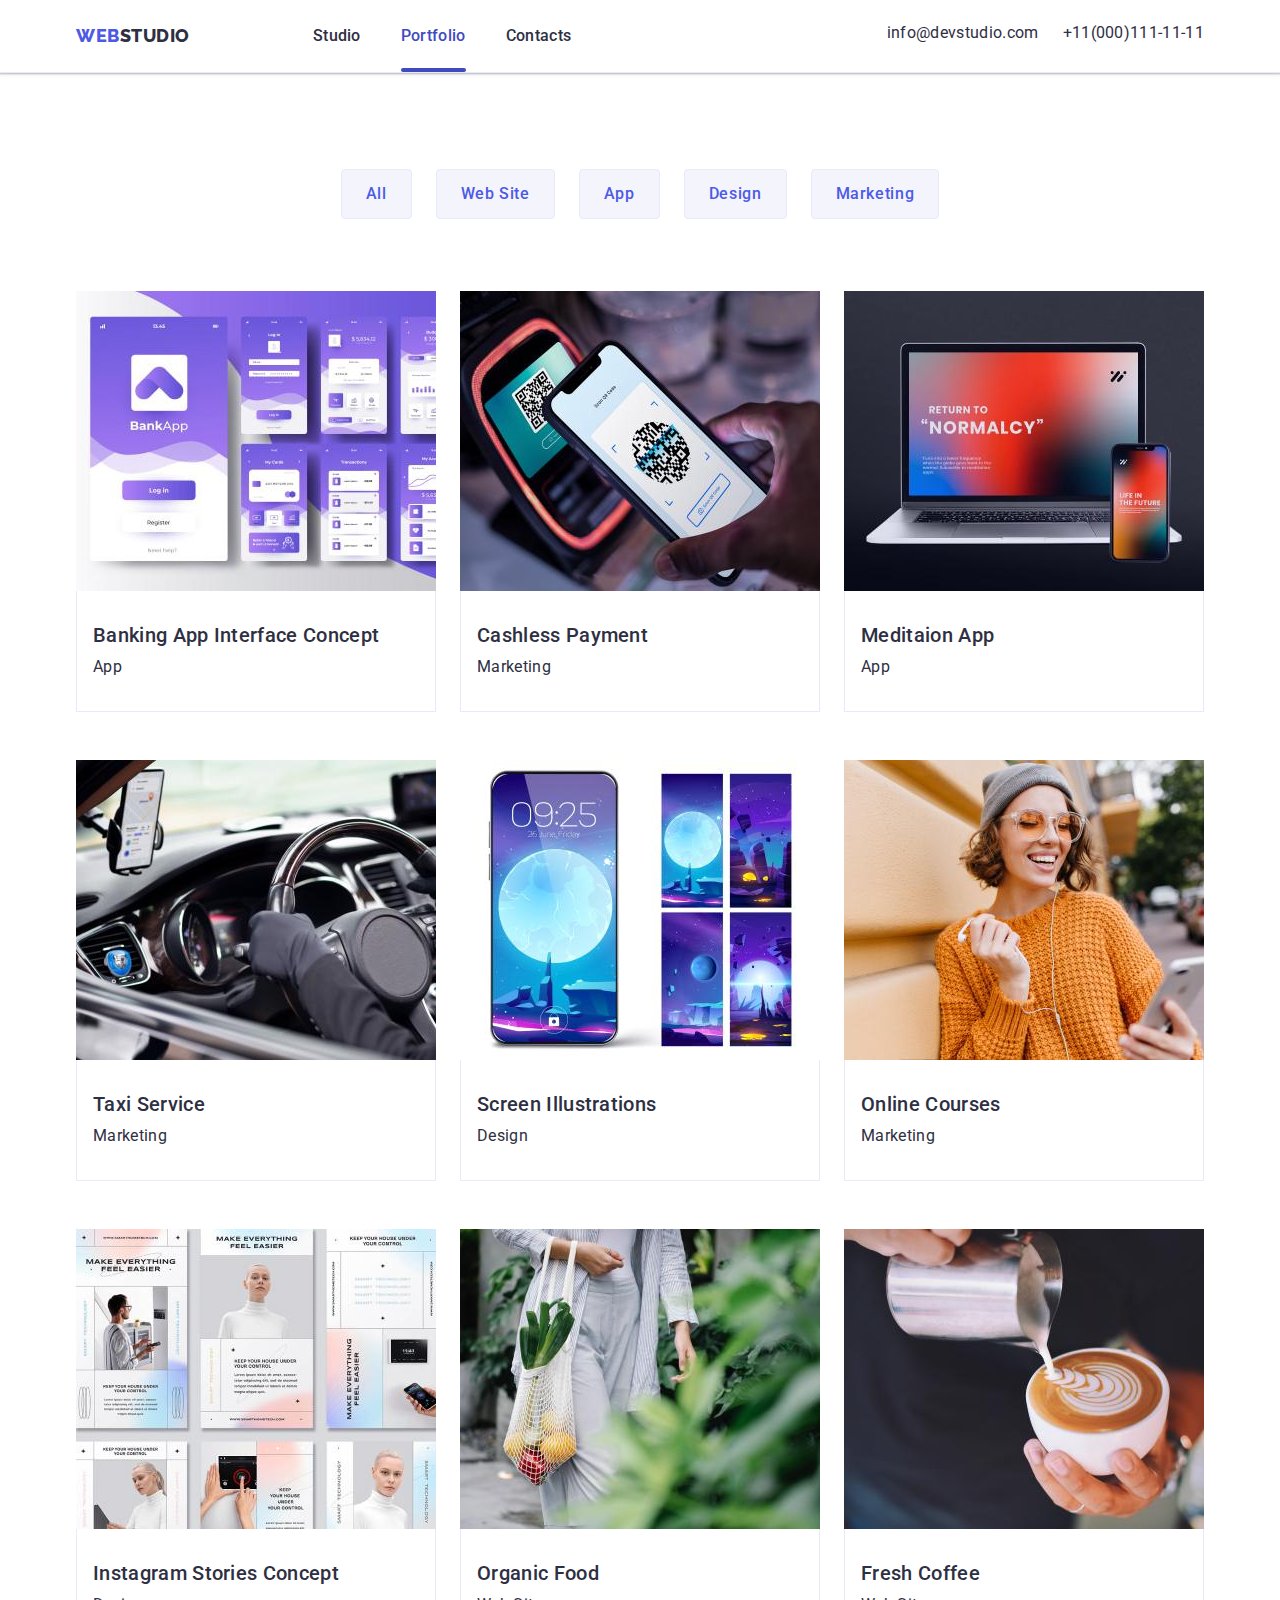
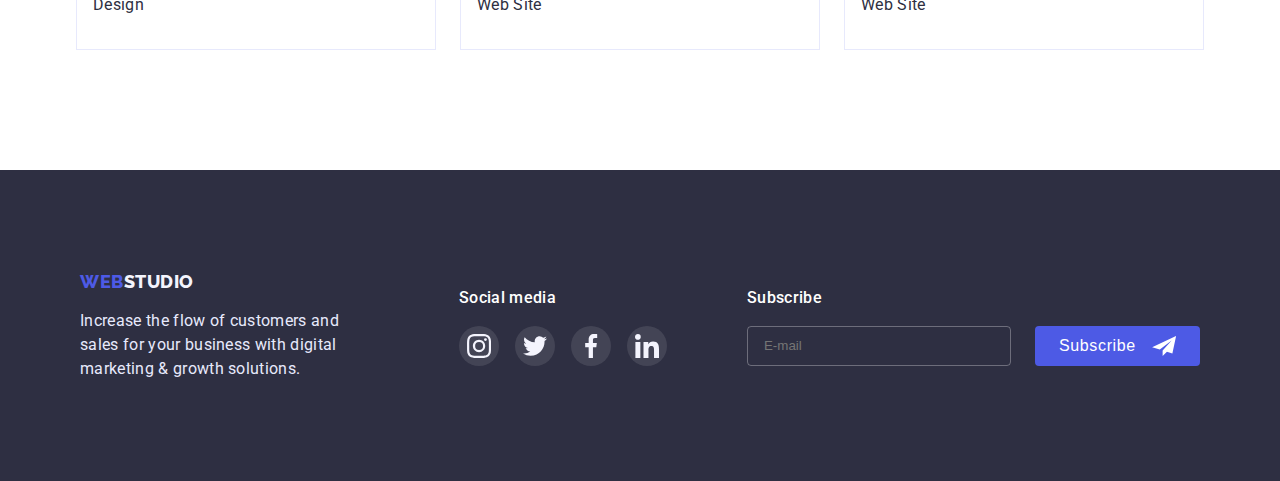
<file: portfolio.html>
<!DOCTYPE html>
<html lang="en">
<head>
    <meta charset="UTF-8">
    <meta http-equiv="X-UA-Compatible" content="IE=edge">
    <meta name="viewport" content="width=device-width, initial-scale=1.0">
    <title>WEBSTUDIO</title>
    <link href="https://cdnjs.cloudflare.com/ajax/libs/modern-normalize/1.1.0/modern-normalize.min.css">
    <link href="https://fonts.googleapis.com/css2?family=Raleway:wght@800&family=Roboto:wght@400;500;700;900&display=swap"
    rel="stylesheet">
    <link rel="stylesheet" href="./css/styles.css">
</head>
<body>
<!--Page header-->
<header class="header">
    <div class="container-header container">
    <nav class="main-nav">
        <a class="logo link" href=""><span class="logo">WEB</span><span class="logo-header">STUDIO</span></a>
        <!--Navigation to other pages-->
        <ul class="list-nav list">
            <li class="item"><a class="link-nav link" href="./index.html">Studio</a></li>
            <li class="item"><a class="link-nav current link" href="./portfolio.html">Portfolio</a></li>
            <li class="item"><a class="link-nav link" href="">Contacts</a></li>
        </ul>
    </nav>
        <!--Address-->
        <address class="address">
            <ul class="list-address list">
                <li class="item"><a class="link-address link" href="mailto:info@devstudio.com">info@devstudio.com</a></li>
                <li class="item"><a class="link-address link" href="tel:+110001111111">+11(000)111-11-11</a></li>
            </ul>
         </address>
    </div>
</header>
<main>
    <!--Section-->
    <section class="hero">
       <div class="container">
        <h1 class="hidden">Portfolio</h1>
        <!--button-->
        <ul class="list-filter-button list">
            <li class="item-button"><button type="button" class="filter-button">All</button></li>
            <li class="item-button"><button type="button" class="filter-button">Web Site</button></li>
            <li class="item-button"><button type="button" class="filter-button">App</button></li>
            <li class="item-button"><button type="button" class="filter-button">Design</button></li>
            <li class="item-button"><button type="button" class="filter-button">Marketing</button></li>
        </ul>
            <!--IMG1-->
        <ul class="list-portfolio list">
            <li class="card"><a href="" class="team-list-link-wrapper link">
                    <div class="card-thumb"><img src="./images/portfolio1.jpg" alt="Sorry" width="360" height="300">
                        <div class="text">
                            <p class="overlay">14 Stylish and User-Friendly App Design Concepts · Task Manager App · Calorie
                                Tracker App · Exotic
                                Fruit Ecommerce App · Cloud Storage App</p>
                        </div>
                    </div>
                    <div class="cards-content">
                        <h2 class="slogan-portfolio">Banking App Interface Concept</h2>
                        <p class="text-portfolio">App</p>
                    </div>
                </a>
            </li>
        <li class="card"><a href="" class="team-list-link-wrapper link">
                <div class="card-thumb"><img src="./images/portfolio2.jpg" alt="Sorry" width="360" height="300">
                    <div class="text">
                        <p class="overlay">14 Stylish and User-Friendly App Design Concepts · Task Manager App · Calorie
                            Tracker App · Exotic
                            Fruit Ecommerce App · Cloud Storage App</p>
                    </div>
                </div>
                <div class="cards-content">
                    <h2 class="slogan-portfolio">Cashless Payment</h2>
                    <p class="text-portfolio">Marketing</p>
                </div>
            </a>
        </li>
            <li class="card"><a href="" class="team-list-link-wrapper link">
                    <div class="card-thumb"><img src="./images/portfolio3.jpg" alt="Sorry" width="360" height="300">
                        <div class="text">
                            <p class="overlay">14 Stylish and User-Friendly App Design Concepts · Task Manager App · Calorie
                                Tracker App · Exotic
                                Fruit Ecommerce App · Cloud Storage App</p>
                        </div>
                    </div>
                    <div class="cards-content">
                        <h2 class="slogan-portfolio">Meditaion App</h2>
                        <p class="text-portfolio">App</p>
                    </div>
                </a>
            </li>
        <li class="card"><a href="" class="team-list-link-wrapper link">
                <div class="card-thumb"><img src="./images/portfolio4.jpg" alt="Sorry" width="360" height="300">
                    <div class="text">
                        <p class="overlay">14 Stylish and User-Friendly App Design Concepts · Task Manager App · Calorie
                            Tracker App · Exotic
                            Fruit Ecommerce App · Cloud Storage App</p>
                    </div>
                </div>
                <div class="cards-content">
                    <h2 class="slogan-portfolio">Taxi Service</h2>
                    <p class="text-portfolio">Marketing</p>
                </div>
            </a>
        </li>
        <li class="card"><a href="" class="team-list-link-wrapper link">
                <div class="card-thumb"><img src="./images/portfolio5.jpg" alt="Sorry" width="360" height="300">
                    <div class="text">
                        <p class="overlay">14 Stylish and User-Friendly App Design Concepts · Task Manager App · Calorie
                            Tracker App · Exotic
                            Fruit Ecommerce App · Cloud Storage App</p>
                    </div>
                </div>
                <div class="cards-content">
                    <h2 class="slogan-portfolio">Screen Illustrations</h2>
                    <p class="text-portfolio">Design</p>
                </div>
            </a>
        </li>
            <li class="card"><a href="" class="team-list-link-wrapper link">
                    <div class="card-thumb"><img src="./images/portfolio6.jpg" alt="Sorry" width="360" height="300">
                        <div class="text">
                            <p class="overlay">14 Stylish and User-Friendly App Design Concepts · Task Manager App · Calorie
                                Tracker App · Exotic
                                Fruit Ecommerce App · Cloud Storage App</p>
                        </div>
                    </div>
                    <div class="cards-content">
                        <h2 class="slogan-portfolio">Online Courses</h2>
                        <p class="text-portfolio">Marketing</p>
                    </div>
                </a>
            </li>
             <!--IMG3-->
            <li class="card"><a href="" class="team-list-link-wrapper link">
                    <div class="card-thumb"><img src="./images/portfolio7.jpg" alt="Sorry" width="360" height="300">
                       <div class="text">
                                <p class="overlay">14 Stylish and User-Friendly App Design Concepts · Task Manager App · Calorie
                            Tracker App · Exotic
                            Fruit Ecommerce App · Cloud Storage App</p>
                    </div>
                </div>                            
                    <div class="cards-content">
                        <h2 class="slogan-portfolio">Instagram Stories Concept</h2>
                        <p class="text-portfolio">Design</p>
                    </div>
                    </a>
            </li>
        <li class="card"><a href="" class="team-list-link-wrapper link">
                <div class="card-thumb"><img src="./images/portfolio8.jpg" alt="Sorry" width="360" height="300">
                    <div class="text">
                        <p class="overlay">14 Stylish and User-Friendly App Design Concepts · Task Manager App · Calorie Tracker App · Exotic Fruit Ecommerce App ·
                        Cloud Storage App</p>
                    </div>
                </div>
                <div class="cards-content">
                    <h2 class="slogan-portfolio">Organic Food</h2>
                    <p class="text-portfolio">Web Site</p>
                </div>
            </a>
        </li>
        <li class="card"><a href="" class="team-list-link-wrapper link">
                <div class="card-thumb"><img src="./images/portfolio9.jpg" alt="Sorry" width="360" height="300">
                    <div class="text">
                        <p class="overlay">14 Stylish and User-Friendly App Design Concepts · Task Manager App · Calorie
                            Tracker App · Exotic
                            Fruit Ecommerce App · Cloud Storage App</p>
                    </div>
                </div>
                <div class="cards-content">
                    <h2 class="slogan-portfolio">Fresh Coffee</h2>
                    <p class="text-portfolio">Web Site</p>
                </div>
            </a>
        </li>
        </ul>
    </div>
    </section>
</main>
<!-- Footer -->
<footer class="footer">
    <div class="container container-logo">
        <div class="container-logo-footer">
            <a class="logo link" href="">WEB<span class="footer-logo">STUDIO</span></a>
            <p class="text-footer">
                Increase the flow of customers and<br>
                sales for your business with digital<br>
                marketing & growth solutions.
            </p>
        </div>
        <div class="icon-box">
            <h3 class="soc-media">Social media</h3>
            <ul class="list-icon-footer">
                <li class="icon-footer">
                    <a class="link icon-link-footer" href="https://instagram.com" aria-label="Instagram" target="_blank"
                        rel="noopener noreferrer">
                        <svg class="icon-social-media" width="24" height="24">
                            <use href="./images/icons.svg#icon-instagram"></use>
                        </svg>
                    </a>
                </li>
                <li class="icon-footer">
                    <a class="link icon-link-footer" href="https://twitter.com" aria-label="Instagram" target="_blank"
                        rel="noopener noreferrer">
                        <svg class="icon-social-media" width="24" height="24">
                            <use href="./images/icons.svg#icon-twitter"></use>
                        </svg>
                    </a>
                </li>
                <li class="icon-footer">
                    <a class="link icon-link-footer" href="https://facebook.com" aria-label="Instagram" target="_blank"
                        rel="noopener noreferrer">
                        <svg class="icon-social-media" width="24" height="24">
                            <use href="./images/icons.svg#icon-facebook"></use>
                        </svg>
                    </a>
                </li>
                <li class="icon-footer">
                    <a class="link icon-link-footer" href="https://linkedin.com" aria-label="Instagram" target="_blank"
                        rel="noopener noreferrer">
                        <svg class="icon-social-media" width="24" height="24">
                            <use href="./images/icons.svg#icon-linkedin"></use>
                        </svg>
                    </a>
                </li>
        </div>
        <!--order-footer-->
        <div class="footer-order">
            <h3 class="title-order-footer">Subscribe</h3>
            <div class="order-footer-box">
                <label>
                    <input class="text-order-footer" type="text" placeholder="E-mail">
                </label>
                <button class="btn-footer-order" type="submit">Subscribe
                    <svg class="icon-footer-order" width="24" height="20">
                        <use href="./images/icons.svg#icon-footer-order"></use>
                    </svg>
                </button>
            </div>
        </div>
    </div>
</footer>
</div>
</body>
</html>
</file>
<file: css/styles.css>
:root {
    --Primary-Brand: #4D5AE5;
}
:root {
    --Pressed-state: #404BBF;
}
:root {
    --Dark: #2E2F42;
}
:root {
    --Success: #31D0AA;
}
:root {
    --Text: #434455;
}
:root {
    --Subtle-Text: #8E8F99;
}
:root {
    --Accent: #E7E9FC;
}
:root {
    --Light: #F4F4FD;
}
:root {
    --Modal-overlay: #2E2F42;
}
:root {
    --Hero-background: #2E2F42;
}
:root {
    --white: #FFFFFF;
}
:root {
    --cubic: cubic-bezier(0.4, 0, 0.2, 1);
}

*,
*::before,
*::after {
    box-sizing: border-box;
}
/* body */
body {
    font-family: 'Roboto', sans-serif;
    letter-spacing: 0.02em;
    color: var(--Dark);
    background: var(--white);
    margin: 0px;
}
h1,
h2,
h3,
h4,
p {
    margin: 0px;
}
ul {
    padding: 0px;
    margin: 0px;
}
img {
    display: block;
    height: auto;
    max-width: 100%;
}
/* link */
.link {
    color: var(--Dark);
    text-decoration: none
}
/* list */
.list {
    list-style: none;
}
.header {
    border-bottom: 1px solid var(--Accent);
    box-shadow: 0px 2px 1px rgba(46, 47, 66, 0.08), 0px 1px 1px rgba(46, 47, 66, 0.16), 0px 1px 6px rgba(46, 47, 66, 0.08);
    padding: 24px 0px;
}
@media screen and (min-width: 768px) {
    .header {
        padding: 0px;
    }
}

@media screen and (min-width: 1158px) {
    .header {
    padding: 0px;    
    }
}

/* logo portfolio and studio*/
.logo {
    font-size: 18px;
    font-weight: 800;
    line-height: 1.3;
    font-family: 'Raleway', sans-serif;
    letter-spacing: 0.03em;
    color: var(--Primary-Brand);
}
.logo-header {
    color: var(--Dark);  
}

/* list nav portfolio and studio*/

.main-nav {
    display: flex;
    align-items: center;
}
.container {
    margin-left: auto;
    margin-right: auto;
    width: 1158px;
    padding: 0px 15px;
}
.container-header {
    display: flex;
    justify-content: space-between;
}
.list-nav {
    display: flex;
    margin-left: 76px;
    margin-top: 0px;
    margin-bottom: 0px;
}
@media screen and (min-width: 768px) {
    .list-nav {
    margin-left: 123px;
    }
}
.link-nav.current {
    color: var(--Pressed-state);
}
.link-nav.current::after {
    content: '';

    position: absolute;

    bottom: 0;
    display: block;
    width: 100%;
    height: 4px;
    background-color: var(--Pressed-state);
    border-radius: 2px;
}
.link-nav {
    transition: color 250ms var(--cubic);
}
.list-nav .item:not(:last-child) {
    margin-right: 40px;
}
.list-nav .link-nav {
    position: relative;
    padding-top: 24px;
    padding-bottom: 24px;
    display: block;

    font-size: 16px;
    line-height: 1.5;
    font-weight: 500;
    list-style: none;

    display: none;
}
@media screen and (min-width: 768px) {
    .list-nav .link-nav {
        display: block;
    }
}

@media screen and (min-width: 1158px) {
    .list-nav .link-nav{
        display: block;
    }
}
.link-nav:hover,
.link-nav:focus {
    color: var(--Pressed-state);
}

/* list address portfolio and studio */
.address {

}
@media screen and (min-width: 768px) {
    .address {
        display: flex;
        align-items: center;
    }
}
.list-address {
    margin-left: 0px;
    display: none;
    
}
@media screen and (min-width: 768px) {
    .list-address {
        display: flex;
        flex-wrap: wrap;
        margin-left: 118px;
    }
}

@media screen and (min-width: 1158px) {
    .list-address {
    display: flex;
    margin-left: auto;
    font-size: 16px;
    }
}
.item:not(:last-child) {
    margin-right: 40px;
}

@media screen and (min-width: 768px) {
    .item:not(:last-child) {
       margin-right: 0px;
    }
}
@media screen and (min-width: 1158px) {
    .item:not(:last-child) {
        margin-right: 24px;
    }
}
.link-address {
    padding-top: 24px;
    padding-bottom: 24px;
    display: block;

    font-size: 16px;
    line-height: 1.5;
    color: var(--Dark);
    font-style: normal;
    transition: color 250ms var(--cubic);
}
@media screen and (min-width: 768px) {
    .link-address {
    padding-top: 0px;
    padding-bottom: 6px;

    font-weight: 400;
    font-size: 12px;
    line-height: 14px;
    
    }
}
@media screen and (min-width: 1158px) {
    .link-address {
     font-size: 16px;
    }
}
@media screen and (min-width: 768px) {
    .link-tel {
    letter-spacing: 0.04em;
    }
}
.link-address:hover,
.link-address:focus {
    color: var(--Pressed-state);
}
/* section portfolio */
.hero {
    padding: 96px 0px 120px 0px;
}
/* list-filter-button portfolio*/
.list-filter-button {
    display: flex;
    margin-bottom: 72px;
    justify-content: center    
}
.list-filter-button .item-button:not(:last-child) {
    margin-right: 24px;
}
.filter-button {
    padding-top: 12px;
    padding-right: 24px;
    padding-bottom: 12px;
    padding-left: 24px;
     
    font-family: 'Roboto';
    color: var(--Primary-Brand);
    background: var(--Light);
    cursor: pointer;
    border-style: none;
    font-weight: 500;
    font-size: 16px;
    line-height: 1.5;
    letter-spacing: 0.04em;
    border-radius: 4px;
    border: 1px solid var(--Accent);
    transition: box-shadow, background-color, color, border, 250ms var(--cubic);
}
.filter-button:hover,
.filter-button:focus {
    background: var(--Pressed-state);
    border: 1px solid var(--Pressed-state);
    box-shadow: 0px 3px 1px rgba(0, 0, 0, 0.1), 0px 2px 1px rgba(0, 0, 0, 0.08), 0px 2px 2px rgba(0, 0, 0, 0.12);
}
.filter-button:hover,
.filter-button:focus {
    color: var(--white);
}

/* list portfolio */
.list-portfolio {
   display: flex;
  
   gap: 48px 24px;
   flex-wrap: wrap;
}
.card {
    transition: box-shadow 250ms var(--cubic);
}
.card:hover,
.card:focus {
    box-shadow: 0px 1px 6px rgba(46, 47, 66, 0.08), 0px 1px 1px rgba(46, 47, 66, 0.16), 0px 2px 1px rgba(46, 47, 66, 0.08);
}
/* card-thumb */
.team-list-link-wrapper:hover .overlay,
.team-list-link-wrapper:focus .overlay {
        transform: translateY(0%);
    }
.card-thumb {
    overflow: hidden;
    position: relative;
}
.overlay {
    position: absolute;
    top: 0;
    left: 0;
    height: 100%;
    background-color: var(--Primary-Brand);
    line-height: 1.2;
    overflow: auto;
    transform: translateY(100%);
    transition: transform 250ms var(--cubic);

    font-family: 'Roboto';
    font-size: 16px;
    color: var(--Light); 
    padding: 40px 32px;
}
.overlay:hover,
.overlay:focus {
    opacity: 1;
}

/* slogan-portfolio */
.slogan-portfolio {
    font-weight: 500;
    font-size: 20px;
    line-height: 1.2;
  
    margin-bottom: 8px;
}
/* text-portfolio */
.text-portfolio {
    font-size: 16px;
    line-height: 1.5;
    letter-spacing: 0.02em;
}
.cards-content {
   padding: 32px 16px;
   border: 1px solid var(--Accent);
   border-top: none;
}
/* hidden portfolio and studio */
.hidden {
    margin-top: 0px;
    margin-bottom: 0px;
    font-weight: 700;
    font-size: 56px;
    line-height: 1.0;
    text-align: center;

    width: 332px;
    margin-left: auto;
    margin-right: auto;

    position: absolute;
    width: 1px;
    height: 1px;
    margin: -1px;
    border: 0;
    padding: 0;
    white-space: nowrap;
    clip-path: inset(100%);
    clip: rect(0 0 0 0);
    overflow: hidden;
}

/* index.html studio */
.slogan {
    margin-bottom: 8px;

    font-weight: 700;
    font-size: 36px;
    line-height: 40px;
}
@media screen and (min-width: 768px) {
    .slogan {
       
    }
}

@media screen and (min-width: 1158px) {
    .slogan {
    font-weight: 500;
    font-size: 20px;
    line-height: 24px;
    line-height: 1.2;

    display: flex;
        
    }
}
.text-specifics {
    font-size: 16px;
    letter-spacing: 0.02em;
    color: var(--Text);

    font-weight: 500;
    line-height: 24px;
}
@media screen and (min-width: 768px) {
    .text-specifics {
    
    }
}

@media screen and (min-width: 1158px) {
    .text-specifics {
        line-height: 1.5;
        font-weight: 400;
        font-size: 16px;
        line-height: 24px;

        text-align: left;
    }
}
.item-studio {
    flex-basis: 264px;
}
.item-studio:not(:last-child) {
    margin-bottom: 72px;
}
@media screen and (min-width: 768px) {
     .item-studio:not(:last-child) {
        margin-bottom: 0px;
    }
}

@media screen and (min-width: 1158px) {
     .item-studio:not(:last-child) {
       margin-bottom: 0px;
    }
}

/* section1 */
.section {
    background: var(--Dark);
    text-align: center;
    padding: 188px 0px;
    
    /* mobile-retina */
    background-image: linear-gradient(rgba(46, 47, 66, 0.7),
    rgba(46, 47, 66, 0.7)), url(../images/mob-img/Dark-bg_mob@1x.jpg);

    background-repeat: no-repeat;
    background-size: cover;
    background-position: center;
    max-width: 1440px;
    margin-left: auto;
    margin-right: auto;
}
/* phone */
@media (min-device-pixel-ratio: 2),
(min-resolution: 192dpi),
(min-resolution: 2dppx) {
    .section {
    background-image: linear-gradient(rgba(46, 47, 66, 0.7),
        rgba(46, 47, 66, 0.7)), url(../images/mob-img/Dark-bg_mob@2x.jpg);
}
}
/* tablet */
@media screen and (min-width: 768px) {
    .section { 
    background-image: linear-gradient(rgba(46, 47, 66, 0.7),
                rgba(46, 47, 66, 0.7)), url(../images/tablet-img/Dark-bg_tablet@1x.jpg);
}
@media (min-device-pixel-ratio: 2),
(min-resolution: 192dpi),
(min-resolution: 2dppx) {
    .section {
        background-image: linear-gradient(rgba(46, 47, 66, 0.7),
                rgba(46, 47, 66, 0.7)), url(../images/tablet-img/Dark-bg_tablet@2x.jpg);
    }
}
}

/* decktop */
@media screen and (min-width: 1158px) {
    .section {
    background-image: linear-gradient(rgba(46, 47, 66, 0.7),
                rgba(46, 47, 66, 0.7)), url(../images/desktop-img/people-office\ 1_desktop@1x.jpg);
}
    
@media (min-device-pixel-ratio: 2),
(min-resolution: 192dpi),
(min-resolution: 2dppx) {
    .section {
    background-image: linear-gradient(rgba(46, 47, 66, 0.7),
                rgba(46, 47, 66, 0.7)), url(../images/desktop-img/people-office\ 1_desktop@2x.jpg);
    }
}
}

.caption-hero {
    font-weight: 700;
    font-size: 36px;
    line-height: 40px;
    letter-spacing: 0.02em;
    color: var(--white);
    margin-bottom: 72px;
}
@media screen and (min-width: 768px) {
    .caption-hero {
        font-size: 56px;
        line-height: 60px;
    }
}
@media screen and (min-width: 1158px) {
    .caption-hero {
        font-size: 56px;
        line-height: 1.0;
        letter-spacing: 0.02em;
        margin-bottom: 48px;
    }
}

/* button studio*/
.button-studio {
    background-color: var(--Primary-Brand);
    color: var(--white);
    cursor: pointer;
    border-style: none;
    font-family: 'Roboto';
    font-weight: 500;
    font-size: 16px;
    line-height: 1.5;
    letter-spacing: 0.04em;
    padding: 16px 32px;
    border-radius: 4px;
    transition: background-color 250ms var(--cubic);
}
@media screen and (min-width: 768px) {
    .button-studio {

    }
}

@media screen and (min-width: 1158px) {
    .button-studio {
        line-height: 24px;
        letter-spacing: 0.02em;
} 
}
.button-studio:hover,
.button-studio:focus {
    background: var(--Pressed-state);
    box-shadow: 0px 4px 4px rgba(0, 0, 0, 0.15);
}

/* section 2 */
.list-picture {
    display: flex;
    gap: 24px;
    margin-bottom: 8px 
}
.picture {
    display: flex;
    align-items: center;
    justify-content: center;
    background: var(--Light);
    border-radius: 4px;
    
}
.svg-picture {
    padding: 24px 100px;
    display: none;
}
@media screen and (min-width: 768px) {
    .svg-picture  {}

}

@media screen and (min-width: 1158px) {
    .svg-picture  {
    display: block;
}
}
.list-studio {
    text-align: center;
}
@media screen and (min-width: 768px) {
    .list-studio {
    display: flex;
    justify-content: space-between;
    gap: 72px;
    
    align-items: center;
    flex-wrap: wrap;
    column-gap: 24px;
    row-gap: 72px;

    text-align: left;
    }

}

@media screen and (min-width: 1158px) {
    .list-studio {
    display: flex;
    gap: 24px;
}
}
.section-hiden {
    padding: 96px 0px;
}
@media screen and (min-width: 768px) {
    .item-studio-adapt {
        margin-bottom: 100px;
    }
}

@media screen and (min-width: 1158px) {
    .section-hiden {
        padding: 120px 0px;
    }
}    

/* section 3 */
.section-doing {
    padding-bottom: 120px;

    display: none;
}
@media screen and (min-width: 1158px) {
    .section-doing {
    display: block;
    }
}
.caption {
    font-weight: 700;
    font-size: 36px;
    line-height: 1.1;
    letter-spacing: 0.02em;
    color: var(--Dark);

    text-align: center;
    margin-bottom: 72px;
}
.list-img {
    display: flex;
}
.img-item:not(:last-child) {
     margin-right: 24px;
}
/* section 4 */

.section-our-team {
    background-color: var(--Light);
    padding: 96px 0px;
}
@media screen and (min-width: 768px) {
    .section-our-team {
        padding-bottom: 104px;
    }

}

@media screen and (min-width: 1158px) {
    .section-our-team {
        padding: 120px 0px;
    }
}
@media screen and (min-width: 768px) {
    .list-our-team {
    display: flex;
    justify-content: center;
    gap: 24px;
    align-items: center;
    flex-wrap: wrap;
    column-gap: 16px;
    row-gap: 64px;
    }
}
@media screen and (min-width: 1158px) {
    .list-our-team {
        display: flex;
        flex-wrap: nowrap;
    }
}
.cards {
   background-color: var(--white);
   border-radius: 0px 0px 4px 4px;
   
   width: 260px;
   margin-left: auto;
   margin-right: auto;

   box-shadow: 0px 1px 6px rgba(46, 47, 66, 0.08), 0px 1px 1px rgba(46, 47, 66, 0.16), 0px 2px 1px rgba(46, 47, 66, 0.08);
}
.img {
    margin-bottom: 72px;
}
@media screen and (min-width: 768px) {
    .img {
     margin-bottom: 0px;
    }
}

@media screen and (min-width: 1158px) {
    .img {
    margin-right: 24px;
    margin-bottom: 0px;
}
}
.card-html {
    margin: 0px; 
    font-weight: 500;
    font-size: 20px;
    line-height: 1.2;
    margin-bottom: 8px;
}
.card-studio {
    font-size: 16px;
    line-height: 1.5;
    letter-spacing: 0.02em;
    margin-bottom: 8px;
    color: var(--Text);
}
.card-content {
    text-align: center;
    padding: 32px 16px 32px 16px;
}
.list-icon {
    display: flex;
    justify-content: center;
    gap: 24px;

    margin-top: auto;
}
@media screen and (min-width: 768px) {
    .list-icon {
        
    }
}

@media screen and (min-width: 1158px) {
    .list-icon {
    display: flex;
    justify-content: center;
    gap: 24px;

    margin-top: 0px;
    }
}
.list-mobile-modal {
    margin-top: auto;
}
.list-icon-mobile {
    display: flex;
    gap: 56px;
    
    margin-top: 48px;
}
.item-mobile:not(:last-child) {
    margin-bottom: 40px;
}
.link-address-mobile {
    font-weight: 500;
    font-size: 20px;
    line-height: 24px;

    letter-spacing: 0.02em
}
.link-address-mobile:hover,
.link-address-mobile:focus {
    color: var(--Primary-Brand);

    font-weight: 700;
    font-size: 36px;
    line-height: 40px;
}
.icon{
    list-style: none;
}
.icons {
    fill: var(--Light);
}
.icon-link {
    display: flex;
    align-items: center;
    justify-content: center;
    width: 40px;
    height: 40px;
    background: var(--Primary-Brand);
    border-radius: 50%;
    transition: background-color 250ms var(--cubic) ;
}
.icon-link:hover,
.icon-link:focus {
    background: var(--Pressed-state);
}
/* section customers */
.section-customers {
    padding: 96px 0px 130px 0px;
}
@media screen and (min-width: 768px) {
    .section-customers {}
}

@media screen and (min-width: 1158px) {
    .section-customers {
    padding: 120px 0px 130px 0px;
    }
}
.customers {
    text-align: center;
    margin-bottom: 72px;
    font-family: 'Roboto';
    font-style: normal;
    font-weight: 700;
    font-size: 36px;
    line-height: 40px;
    color: var(--Dark);
}
.logo-customers {
    list-style: none;
    cursor: pointer;
}
.list-logo {
    display: flex;
    justify-content: center;
    gap: 24px;

    align-items: center;
    flex-wrap: wrap;
    column-gap: 16px;
    row-gap: 72px;

    flex-basis: calc((100% - 16px)/2);
}
@media screen and (min-width: 768px) {
    .list-logo {}
}

@media screen and (min-width: 1158px) {
    .list-logo {
        gap: 24px;
        flex-wrap: nowrap;
    }
}
.logo-customers{
    display: flex;
    align-items: center;
    justify-content: center;
    border: 1px solid var(--Subtle-Text);
    border-radius: 4px;
    fill: var(--Subtle-Text);
    transition: border, fill 250ms var(--cubic);
}
.logo-customers:hover,
.logo-customers:focus {
    fill: var(--Pressed-state);
    border-color: var(--Pressed-state);
}
.svg-customers {
    padding: 16px 32px;
}

/* footer portfolio and studio */
.footer {
    background-color: var(--Modal-overlay);
    font-size: 18px;
    line-height: 1.1;
    padding: 100px 0px;
   
}
.container-logo {
   display: flex;
   justify-content: center;
   align-items: center;
   flex-wrap: wrap;
}
@screen and (min-width: 768px) {
    .container-logo  {}
}

@media screen and (min-width: 1158px) {
    .container-logo {
     display: flex;
    }
}
.container-logo-footer {
    margin-bottom: 72px;
}
@media screen and (min-width: 768px) {
    .container-logo-footer {}
}

@media screen and (min-width: 1158px) {
    .container-logo-footer {
        margin-right: 120px;
        margin-bottom: 0px;
    }
}
.icon-box {
    margin-bottom: 72px;
}
@media screen and (min-width: 768px) {
    .icon-box {
        margin-left: 24px;
    }
}

@media screen and (min-width: 1158px) {
    .icon-box {
    margin: 0px;
    margin-right: 80px;
    }
}
/* order-footer */
.footer-order {
    display: flex;
    justify-content: center;
    align-items: center;
    flex-wrap: wrap;
}
@media screen and (min-width: 768px) {
    .footer-order {
        display: block;
    }
}

@media screen and (min-width: 1158px) {
    .footer-order {
    display: block;
    }
}
.order-footer-box {
    display: flex;
    justify-content: center;
    flex-wrap: wrap;

}
@media screen and (min-width: 768px) {
     .order-footer-box{
      gap: 24px;
      flex-wrap: nowrap;
     }
}

@media screen and (min-width: 1158px) {
     .order-footer-box {
        gap: 24px;
        flex-wrap: nowrap;
    } 
}       
.title-order-footer {
    font-weight: 500;
    font-size: 16px;
    line-height: 24px;
    letter-spacing: 0.02em;

    margin-bottom: 16px;

    display: flex;

    color: var(--white);

}
.btn-footer-order {
    background: var(--Primary-Brand);
    border: var(--Primary-Brand);
    color: var(--white);
    border-radius: 4px;

    display: flex;
    justify-content: center;
    align-items: center;

    padding: 0px;
     
    padding-top: 8px;
    padding-bottom: 8px;
    padding-left: 24px;

    gap: 16px;

    font-weight: 500;
    font-size: 16px;
    line-height: 24px;
    letter-spacing: 0.04em;

    transition: box-shadow, background-color 250ms var(--cubic);
}
@media screen and (min-width: 768px) {
    .btn-footer-order {
        height: 40px;
    }
}
.btn-footer-order:hover,
.btn-footer-order:focus {
    background-color: var(--Pressed-state);
    box-shadow: 0px 4px 4px rgba(0, 0, 0, 0.15);
}
.icon-footer-order {
    display: flex;
    justify-content: center;
    align-items: center;
    
    margin-right: 24px;
    
    fill: white;
}
.text-order-footer {
    border: 1px solid rgba(255, 255, 255, 0.3);
    background-color: transparent;
    color: var(--white);
    border-radius: 4px;

    width: 398px;
    height: 40px;

    padding-left: 16px;

    transition: border-color 250ms var(--cubic);
}
@media screen and (min-width: 768px) {
    .text-order-footer {
        width: 264px;
    }
}

@media screen and (min-width: 1158px) {
    .text-order-footer {
    width: 264px;
}
}
.text-order-footer:focus-within {
    outline: none;
}
.text-order-footer:focus-within {
    border-color: rgba(77, 90, 229, 1);;
}
.label-footer {
    margin-bottom: 16px;
}
@media screen and (min-width: 768px) {
    .label-footer {}
}

@media screen and (min-width: 1158px) {
    .label-footer {
      margin: 0px;
    }
}
/* footer-logo*/
.footer-logo {
    color: var(--Light);
}

 /* text footer */
.text-footer {
    font-size: 16px;
    line-height: 1.5;
    color: var(--Accent);
    margin-top: 16px;
}
.soc-media {
    font-family: 'Roboto';
    font-style: normal;
    font-weight: 500;
    font-size: 16px;
    line-height: 24px;
    color: var(--white);
    margin-bottom: 16px;

    display: flex;
    justify-content: center;
    align-items: center;
}
@media screen and (min-width: 768px) {
    .soc-media {
     
    }
}

@media screen and (min-width: 1158px) {
    .soc-media {
        display: block;
    }
}
.list-icon-footer {
    display: flex;
    justify-content: center;
    gap: 16px;

}
.icon-footer {
    list-style: none;
}
.icon-link-footer {
    display: flex;
    align-items: center;
    justify-content: center;
    width: 40px;
    height: 40px;
    background: rgba(255, 255, 255, 0.1);;
    border-radius: 50%;
    transition: background-color 250ms var(--cubic);
}
.icon-link-footer:hover,
.icon-link-footer:focus {
    background: var(--Success);
}
.logo-footer {
    display: flex;
    justify-content: center;
    align-items: center;
}
@media screen and (min-width: 768px) {
    .logo-footer {
    }
}

@media screen and (min-width: 1158px) {
    .logo-footer {
        display: block;
    }
}
.icon-social-media {
    fill: var(--Light);
}

/* modal */
.backdrop {
    position: fixed;
    top: 0;
    left: 0;
    width: 100%;
    height: 100%;

    background: rgba(46, 47, 66, 0.4);

    transition: opacity 250ms var(--cubic), visibility var(--cubic);
}
.backdrop.is-hidden {
    opacity: 0;
    visibility: hidden;
    pointer-events: none;
}
.modal {
    position: absolute;
    top: 50%;
    left: 50%;
    transform: translateX(-50%) translateY(-50%);

    width: 392px;
    height: auto;

    padding: 72px 24px 24px 24px;;

    background-color: #FCFCFC;
    border-radius: 4px;
    box-shadow: 0px 1px 1px rgba(0, 0, 0, 0.14), 0px 1px 3px rgba(0, 0, 0, 0.12), 0px 2px 1px rgba(0, 0, 0, 0.2);

    transition: transform 250ms var(--cubic), opacity 250ms var(--cubic);
}
@media screen and (min-width: 768px) {
    .modal {}
}

@media screen and (min-width: 1158px) {
    .modal {
    width: 408px;
    }
}
.backdrop.is-hidden .modal {
    transform: translateX(-50%) translateY(-75%);
    opacity: 0;
}
.modal-btn {
    display: flex;
    align-items: center;
    justify-content: center;

    position: absolute;
    top: 24px;
    right: 24px;
    padding: 0px;

    border: 1px solid rgba(0, 0, 0, 0.1);
    border-radius: 50%;
}
.modal-icon {
    padding: 6px;
    
    background: var(--Accent);
    border: 1px solid rgba(0, 0, 0, 0.1);
    border-radius: 50%;
    transition: background-color 250ms var(--cubic);
}
.modal-icon:hover,
.modal-icon:focus {
    fill: var(--Accent);
    background: var(--Pressed-state);
}

/* modal-form */
.modal-title {
    font-weight: 500;
    font-size: 16px;
    line-height: 24px;
    letter-spacing: 0.02em;

    display: block;
    text-align: center;
    
    margin-bottom: 16px;
}
.order-form-label {
    display: block;
    font-size: 12px;
    line-height: 14px;
    color: var(--Subtle-Text);

    margin-bottom: 4px;
}
.order-form-group {
    position: relative;
    margin-bottom: 8px;
}
.order-form-field {
    display: block;
    width: 100%;
    height: 40px;

    padding-left: 38px;

    border-radius: 4px;
    border: 1px solid rgba(33, 33, 33, 0.2);
    cursor: pointer;

    transition: border-color 250ms var(--cubic);
}
.order-form-field:focus-within {
    outline: none
}
.order-form-field:focus-within {
    border: 1px solid rgba(77, 90, 229, 1);
}
.order-form-icon {
    position: absolute;
    top: 50%;
    transform: translateY(-50%);
    left: 19px;
    pointer-events: none;
}
.order-form-field:focus-within + .order-form-icon{
    fill: rgba(77, 90, 229, 1);
}
.order-form-comment {
    width: 100%;
    height: 120px;
    padding-left: 16px;
    padding-top: 8px;

    resize: none;

    border-radius: 4px;
    border: 1px solid rgba(33, 33, 33, 0.2);
    cursor: pointer;
    margin-bottom: 16px;

    transition: border-color 250ms var(--cubic);
}
.order-form-comment:focus-within {
    outline: none;
}
.order-form-comment:focus-within {
    border: 1px solid rgba(77, 90, 229, 1);
}

.order-button {
    padding: 16px 32px;

    color: var(--white);
    background: var(--Primary-Brand);
    cursor: pointer;
    border-style: none;
    width: 169px;
    font-size: 16px;
    height: 56px;
    letter-spacing: 0.04em;
    border-radius: 4px;
    border: 1px solid var(--Accent);
    transition: box-shadow, background-color, 250ms var(--cubic);

    display: flex;
    margin-right: auto;
    margin-left: auto;
    justify-content: center;
    align-items: center;
}
.order-button:hover,
.order-button:focus {
    background: var(--Pressed-state);
    box-shadow: 0px 4px 4px rgba(0, 0, 0, 0.15);
    border: var(--Pressed-state);
}

/* checkbox */
.order-check {
    display: flex;
    align-items: center;
    margin-bottom: 24px;
}
.order-checkbox {
    appearance: none;
    width: 16px;
    height: 16px;
    transition: background-color 250ms var(--cubic);

    background-repeat: no-repeat;
    background-position: center;
    background-size: 10px;

    border-radius: 2px;
    border: 1.25px solid var(--Modal-overlay)
}
.order-checkbox:checked {
    background-color: var(--Pressed-state);
    border-color: var(--Pressed-state);
    background-image: url("data:image/svg+xml,%3Csvg width='10' height='8' viewBox='0 0 10 8' fill='none' xmlns='http://www.w3.org/2000/svg'%3E%3Cpath d='M8.44558 0.255056C8.61838 0.089653 8.84834 -0.00178848 9.08693 2.65108e-05C9.32551 0.0018415 9.55407 0.0967713 9.72436 0.264784C9.89466 0.432797 9.99337 0.660752 9.99968 0.900549C10.006 1.14034 9.91939 1.37323 9.75816 1.55005L4.86357 7.70436C4.7794 7.79551 4.67782 7.86865 4.5649 7.91942C4.45198 7.97018 4.33003 7.99754 4.20636 7.99984C4.08268 8.00214 3.95981 7.97935 3.8451 7.93282C3.73038 7.88629 3.62618 7.81698 3.53872 7.72903L0.292827 4.46564C0.202435 4.38096 0.129933 4.27884 0.0796475 4.16537C0.0293621 4.05191 0.00232279 3.92942 0.000143182 3.80522C-0.00203643 3.68102 0.0206883 3.55765 0.0669613 3.44248C0.113234 3.3273 0.182108 3.22267 0.269473 3.13483C0.356838 3.047 0.460905 2.97775 0.575465 2.93123C0.690026 2.88471 0.812734 2.86186 0.936267 2.86405C1.0598 2.86624 1.18163 2.89343 1.29449 2.94398C1.40734 2.99454 1.50892 3.06743 1.59315 3.15831L4.16189 5.73967L8.42227 0.28219C8.42994 0.272694 8.43813 0.263635 8.4468 0.255056H8.44558Z' fill='%23F4F4FD'/%3E%3C/svg%3E%0A");
}
.order-desc {
    font-size: 12px;
    line-height: 14px;
    user-select: none;
}
.order-link {
    color: rgba(77, 90, 229, 1);
    text-underline-offset: 2px;
}
 
/* breakpoints */
/* phone */
.container {
    min-width: 320px;
    max-width: 428px;
    padding-left: 15px;
    padding-right: 15px;
    margin-left: auto;
    margin-right: auto;
}

/* tablet */
@media screen and (min-width: 768px) {
    .container {
        max-width: 735px;
    }
}

/* dekstop */
@media screen and (min-width: 1158px) {
    .container {
        max-width: 1200px;
        margin-left: auto;
        margin-right: auto;
        width: 1158px;
        padding: 0px 15px;

    }
}

.menu-toggle {
    min-height: 40px;
    min-width: 40px;
    display: flex;
    align-items: center;
    justify-content: center;

    margin: 0;
    padding: 0;
    background-color: transparent;
    cursor: pointer;
    border: none;
    border-radius: 50%;
    outline: none;
}

@media (min-width: 768px) {
    .menu-toggle {
        display: none;
    }
}

.menu-toggle:hover,
.menu-toggle:focus {
    background-color: rgba(0, 0, 0, 0.1);
}

.menu-container {
    position: fixed;
    top: 0;
    left: 0;
    width: 100vw;
    height: 100vh;
    padding: 32px;
    background-color: var(--white);
    z-index: 999;

    transform: translateX(100%);
    transition: transform 250ms ease-in-out;
 
    overflow: auto;
    display: flex;
    flex-direction: column;
}

.menu-container.is-open {
    transform: translateX(0);
}

.menu-container .menu-toggle {
    position: absolute;
    top: 16px;
    right: 16px;
    color: #fff;
}

.mobile-menu {
    padding: 0;
    margin: 0;
    list-style: none;
}

.mobile-menu .link {
    display: block;
    padding: 10px;
    color: #fff;
    text-decoration: none;
}

/* contacts */
.link-contacts {
    font-weight: 700;
    font-size: 36px;
    line-height: 40px;

    letter-spacing: 0.02em;
}
.item-contacts:not(:last-child) {
    margin-bottom: 40px;
}
.link-contacts.current {
    color: var(--Pressed-state);
}
</file>
